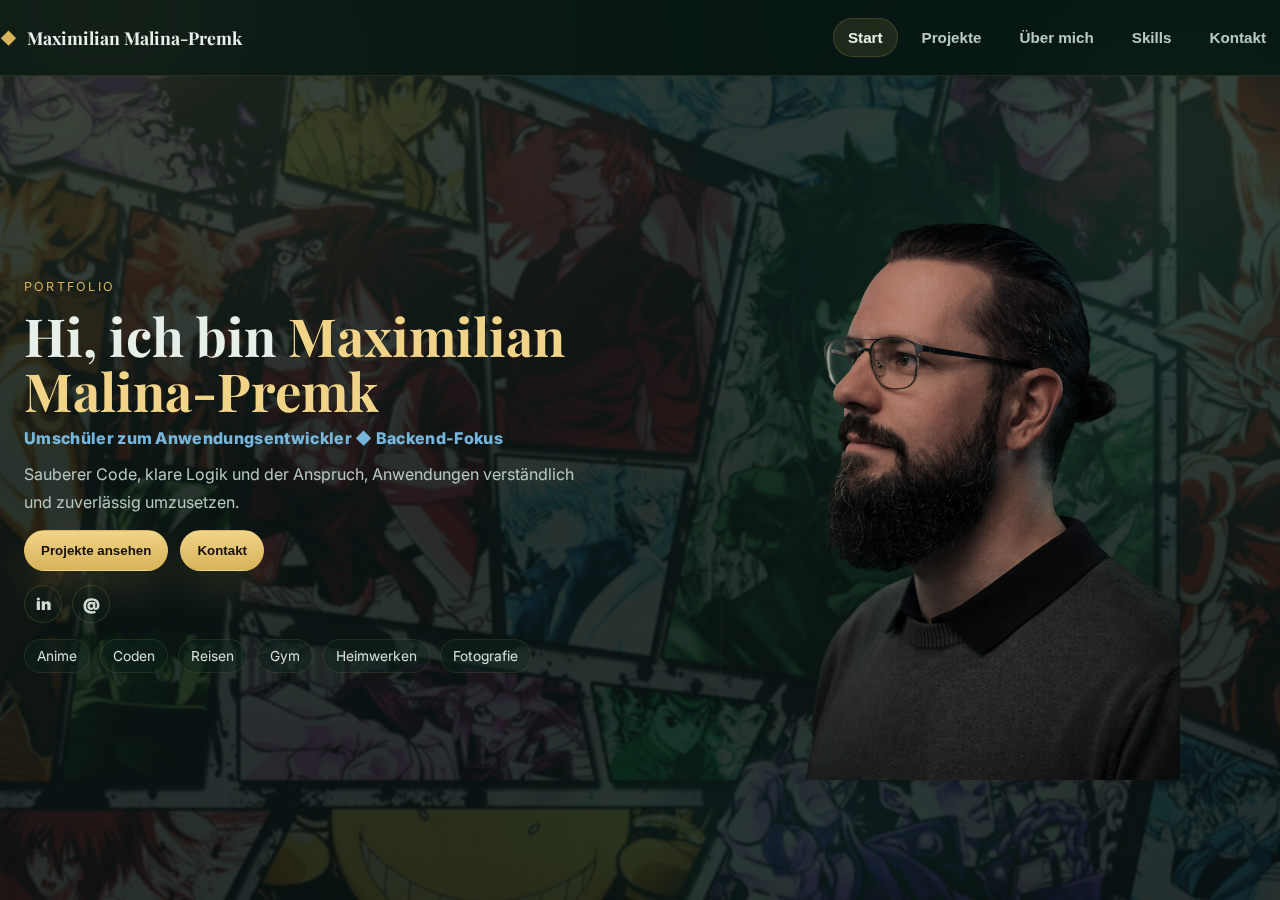
<file: index.html>
<!doctype html>
<html lang="de">
<head>
  <meta charset="utf-8" />

  <!-- Verhindert Zoom Probleme auf Mobil Geräte -->
  <meta name="viewport" content="width=device-width,initial-scale=1" />
  <title>Portfolio | Maximilian Malina-Premk</title>

  <!-- läd die CSS Dateien -->
  <link rel="stylesheet" href="css/base.css" />
  <link rel="stylesheet" href="css/header.css" />
  <link rel="stylesheet" href="css/hero.css" />
  <link rel="stylesheet" href="css/carousel.css" />
  <link rel="stylesheet" href="css/about.css" />
  <link rel="stylesheet" href="css/skills.css" />
  <link rel="stylesheet" href="css/contact.css" />

  <!-- Google Fonts optimiert ----- schnelleres Rendrn -->
  <link rel="preconnect" href="https://fonts.googleapis.com">
  <link rel="preconnect" href="https://fonts.gstatic.com" crossorigin>
  <link href="https://fonts.googleapis.com/css2?family=Inter:wght@300;400;600;700&family=Playfair+Display:wght@500;700&display=swap" rel="stylesheet">
</head>

<body>
  <!-- für die Barrierefreiheit - zum Vorlesen. aria-hidden="true" sorgt dafür, dass es von Screenreadern ignoriert wird. -->
  <div class="bg-glow" aria-hidden="true"></div>

  <header class="header">
    <div class="container header__inner">
      <a class="brand" href="#start" aria-label="Zur Startseite">
        <span class="brand__mark">◆</span>
        <span class="brand__text">Maximilian Malina-Premk</span>
      </a>

      <button class="nav-toggle" aria-label="Menü öffnen" aria-expanded="false">
        <span></span><span></span><span></span>
      </button>

      <nav class="nav" aria-label="Hauptnavigation">
        <button class="nav__link is-active" type="button" data-scroll-to="start">Start</button>
        <button class="nav__link" type="button" data-scroll-to="projekte">Projekte</button>
        <button class="nav__link" type="button" data-scroll-to="ueber">Über mich</button>
        <button class="nav__link" type="button" data-scroll-to="skills">Skills</button>
        <button class="nav__link" type="button" data-scroll-to="kontakt">Kontakt</button>
      </nav>
    </div>
  </header>

  <!-- eine Seite komplett scrollen -->
  <main class="app" id="app" aria-live="polite">
    <div id="sections-root"></div>
  </main>

  <script src="js/loader.js"></script>
  <script src="js/script.js"></script>

</body>
</html>
</file>
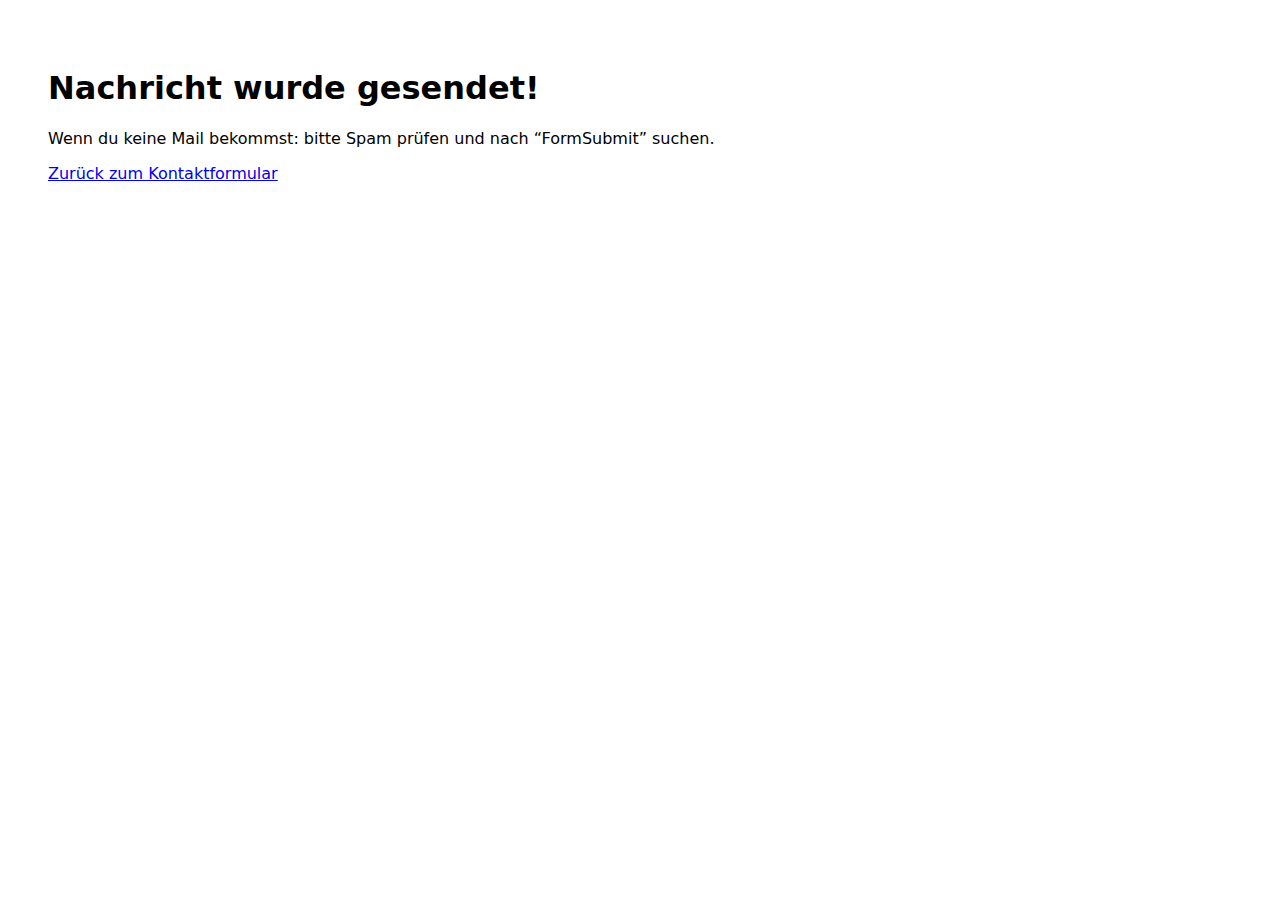
<file: danke.html>
<!doctype html>
<html lang="de">
<head>
  <meta charset="utf-8" />
  <meta name="viewport" content="width=device-width,initial-scale=1" />
  <title>Danke</title>
</head>
<body style="font-family: system-ui; padding: 40px;">
  <h1>Nachricht wurde gesendet!</h1>
  <p>Wenn du keine Mail bekommst: bitte Spam prüfen und nach “FormSubmit” suchen.</p>
  <p><a href="./#kontakt">Zurück zum Kontaktformular</a></p>
</body>
</html>
</file>
<file: css/base.css>
:root{
  --bg:#071613;
  --text:#e7efe9;
  --muted:#b8c9c0;

  --gold:#d7b35a;
  --gold2:#f1d487;

  --headerH:76px;
  --pagePadY: 34px;

  --pattern-opacity:.14;
  --pattern-blur: 0.8px;
  --pattern-scale:1.06;

  --hover-speed:1.25s;

  --radius:340px;
  --cardW:320px;
  --cardH:360px;

  --shadow: 0 22px 60px rgba(0,0,0,.45);
}

*{ box-sizing:border-box; }
html, body{ height:100%; }

body{
  margin:0;
  font-family: Inter, system-ui, -apple-system, Segoe UI, Roboto, Arial, sans-serif;
  color: var(--text);
  background:
    radial-gradient(1200px 700px at 10% 10%, rgba(215,179,90,.10), transparent 55%),
    radial-gradient(900px 650px at 90% 30%, rgba(74,180,150,.10), transparent 55%),
    linear-gradient(180deg, var(--bg), #050f0d);

  overflow:hidden;
}

.container{
  width:min(1320px, calc(100% - 48px));
  margin:0 auto;
}

.gold{ color: var(--gold2); }

.bg-glow{
  position:fixed;
  inset:-20%;
  pointer-events:none;
  background:
    radial-gradient(closest-side at 20% 15%, rgba(215,179,90,.12), transparent 55%),
    radial-gradient(closest-side at 80% 25%, rgba(215,179,90,.08), transparent 60%),
    radial-gradient(closest-side at 60% 80%, rgba(62,220,175,.06), transparent 55%);
  filter: blur(20px);
  z-index:-3;
}

/* app scroll container */
.app{
  height: calc(100vh - var(--headerH));
  overflow-y: auto;
  overflow-x: hidden;
  scroll-snap-type: y mandatory;
  scroll-behavior: smooth;
}

/* jede seite einzelnd im scroll */
.page{
  height: calc(100vh - var(--headerH));
  scroll-snap-align: start;
  padding: 0;
  position: relative;
}

.page__inner{
  height: 100%;
  padding: var(--pagePadY) 0;
  display:flex;
  flex-direction:column;
  justify-content:center;
}


.page--pattern{ isolation:isolate; }
.page--pattern::before{
  content:"";
  position:absolute;
  inset:0;
  z-index:-1;
  pointer-events:none;
  background-image: var(--pattern-image);
  background-size: cover;
  background-position:center;
  opacity: var(--pattern-opacity);
  filter: blur(var(--pattern-blur)) saturate(.95) contrast(1.05);
  transform: scale(var(--pattern-scale));
  mix-blend-mode: soft-light;
}
.page--pattern::after{
  content:"";
  position:absolute;
  inset:0;
  z-index:-1;
  pointer-events:none;
  background: radial-gradient(rgba(255,255,255,.06) 1px, transparent 1px);
  background-size: 3px 3px;
  opacity:.06;
  mix-blend-mode: overlay;
}
.page--pattern-anime{ --pattern-image: url("../img/bg-anime.jpg"); }
.page--pattern-travel{ --pattern-image: url("../img/bg-travel.jpg"); }
.page--pattern-kontakt{ --pattern-image: url("../img/kontakt.jpg"); }

/* TYPO */
.kicker{
  display:inline-flex;
  align-items:center;
  color: var(--gold);
  letter-spacing:.18em;
  text-transform:uppercase;
  font-size:.78rem;
  margin:0 0 6px;
}
.section__head{ max-width: 860px; margin: 0 0 18px; }
.section__head--wide{ max-width: 1100px; }
.section__title{
  margin: 6px 0 10px;
  font-size: clamp(1.7rem, 3vw, 2.2rem);
  font-family:"Playfair Display", serif;
}
.section__title--big{ font-size: clamp(2.0rem, 3.8vw, 3.0rem); }
.section__text{ margin:0; color: var(--muted); line-height:1.7; }


.btn{
  appearance:none;
  border:1px solid transparent;
  cursor:pointer;
  padding: 12px 16px;
  border-radius:999px;
  font-weight:800;
  transition: transform .15s ease, box-shadow .2s ease, background .2s ease, border-color .2s ease;
}
.btn:active{ transform: translateY(1px); }
.btn--primary{
  color:#14110a;
  background: linear-gradient(180deg, var(--gold2), var(--gold));
  box-shadow: 0 18px 40px rgba(215,179,90,.16);
}
.btn--ghost{
  color: var(--text);
  background: rgba(13,38,31,.22);
  border-color: rgba(215,179,90,.18);
}
.btn--icon{ width:52px; height:44px; padding:0; }

/* responsive base */
@media (max-width: 980px){
  .container{ width:min(1120px, calc(100% - 36px)); }
}
</file>
<file: css/header.css>
.header{
  position:sticky;
  top:0;
  z-index:50;
  height: var(--headerH);
  display:flex;
  align-items:center;
  background: rgba(7,22,19,.62);
  backdrop-filter: blur(14px);
  border-bottom: 1px solid rgba(215,179,90,.12);
}

.header__inner{
  display:flex;
  align-items:center;
  justify-content:space-between;
  width:100%;
}

.brand{
  display:flex;
  align-items:center;
  gap:.6rem;
  color: var(--text);
  text-decoration:none;
  font-weight:700;
}

.brand__mark{
  color: var(--gold);
}

.brand__text{
  font-family:"Playfair Display", serif;
  font-size:1.1rem;
}

.nav{
  display:flex;
  gap: 10px;
  align-items:center;
}

.nav__link{
  appearance:none;
  border:none;
  cursor:pointer;
  background: transparent;
  color: var(--muted);
  font-weight:700;
  font-size:.95rem;
  padding:10px 14px;
  border-radius:999px;
  transition: background .2s ease, color .2s ease, border-color .2s ease;
}

.nav__link:hover{
  color: var(--text);
  background: rgba(215,179,90,.08);
}

.nav__link.is-active{
  color: var(--text);
  background: rgba(215,179,90,.12);
  border: 1px solid rgba(215,179,90,.18);
}

.nav-toggle{
  display:none;
  width:44px;
  height:44px;
  border-radius:12px;
  border:1px solid rgba(215,179,90,.18);
  background: rgba(13,38,31,.55);
  cursor:pointer;
}

.nav-toggle span{
  display:block;
  width:20px;
  height:2px;
  background: var(--gold2);
  margin:5px auto;
  border-radius:999px;
}

@media (max-width: 980px){
  .nav-toggle{ display:inline-block; }

  .nav{
    position:absolute;
    right:24px;
    top: calc(var(--headerH) - 6px);
    flex-direction:column;
    background: rgba(7,22,19,.92);
    border: 1px solid rgba(215,179,90,.18);
    border-radius: 18px;
    padding: 12px;
    display:none;
    box-shadow: var(--shadow);
    min-width: 220px;
  }

  .nav.is-open{
    display:flex;
  }
}
</file>
<file: css/hero.css>
.hero--jacob{
  padding-top: 6px;
}

.hero__grid{
  display:grid;
  grid-template-columns: 0.95fr 1.05fr;
  gap: 70px;
  align-items:center;
}

.hero__title{
  margin: 8px 0 10px;
  font-size: clamp(2.2rem, 4.1vw, 3.4rem);
  line-height:1.04;
  font-family:"Playfair Display", serif;
}

.hero__subline{
  margin: 0 0 12px;
  color: rgba(135, 210, 255, .85);
  font-weight: 800;
  letter-spacing: .02em;
}

.hero__text{
  margin:0 0 14px;
  color: var(--muted);
  line-height:1.75;
  max-width: 60ch;
}

.hero__actions{
  display:flex;
  gap:12px;
  margin-top: 10px;
}

.hero__social{
  display:flex;
  gap:10px;
  margin-top: 14px;
}

.social{
  width:38px;
  height:38px;
  display:grid;
  place-items:center;
  border-radius:999px;
  border:1px solid rgba(215,179,90,.18);
  background: rgba(13,38,31,.22);
  color: rgba(231,239,233,.9);
  text-decoration:none;
  font-weight: 900;
}

.hobby-strip{
  display:flex;
  flex-wrap:wrap;
  gap:10px;
  margin: 16px 0 0;
}

.badge{
  padding: 8px 12px;
  border-radius:999px;
  background: rgba(13,38,31,.40);
  border: 1px solid rgba(215,179,90,.12);
  color: rgba(231,239,233,.92);
  font-size:.86rem;
}


/* BILD – KOMPLETT FREIGESTELLT */


.hero__media--blend{
  position: relative;
  width: 100%;
  height: min(68vh, 640px);
  min-height: 420px;

 
  overflow: visible;
  border-radius: 0;
  filter: none;
  background: transparent;
}


.hero__media--blend::before{
  display: none;
}

/* Ich.jpg */
.hero__photo{
  position:absolute;
  inset:0;
  width:100%;
  height:100%;
  object-fit: contain; 
  opacity: 1;
  transform: none;
  transition:
    opacity var(--hover-speed) ease,
    transform var(--hover-speed) ease;
  z-index: 1;
  background: transparent;
}

/* Ich-Hover.jpg */
.hero__photo--hover{
  opacity: 0;
  z-index: 2;
}

/* Hover-Effekt */
.hero__media--blend:hover .hero__photo--hover{
  opacity:1;
  transform: scale(1.05);
}

.hero__media--blend:hover .hero__photo:not(.hero__photo--hover){
  opacity:0;
}

/* RESPONSIVE */


@media (max-width: 980px){
  .hero__grid{
    grid-template-columns: 1fr;
    gap: 22px;
  }

  .hero__media--blend{
    height: 44vh;
    min-height: 320px;
  }
}
</file>
<file: css/carousel.css>
.carousel-wrap{ margin-top: 14px; }
.carousel-controls{ display:flex; justify-content:flex-end; gap: 10px; margin-bottom: 12px; }

.carousel3d{
  position:relative;
  height: 520px;
  border-radius: 26px;
  background: rgba(7,22,19,.15);
  border: 1px solid rgba(215,179,90,.10);
  overflow:hidden;
}
.carousel3d__scene{
  width:100%;
  height:100%;
  perspective: 1200px;
  display:flex;
  align-items:center;
  justify-content:center;
}
.carousel3d__ring{
  position:relative;
  width: var(--cardW);
  height: var(--cardH);
  transform-style: preserve-3d;
  transform: translateZ(calc(var(--radius) * -1)) rotateY(var(--rot, 0deg));
  transition: transform 800ms cubic-bezier(.2,.8,.2,1);
}
.pcard{
  position:absolute;
  inset:0;
  width: var(--cardW);
  height: var(--cardH);
  border-radius: 22px;
  transform-style: preserve-3d;
  filter: drop-shadow(0 22px 70px rgba(0,0,0,.40));
}
.pcard__inner{
  position:relative;
  width:100%;
  height:100%;
  transform-style: preserve-3d;
  border-radius: 22px;
  transition: transform 850ms cubic-bezier(.2,.8,.2,1);
}
.pcard__face{
  position:absolute;
  inset:0;
  border-radius: 22px;
  padding: 18px;
  background: rgba(13,38,31,.72);
  border: 1px solid rgba(215,179,90,.14);
  backdrop-filter: blur(14px);
  backface-visibility: hidden;
  -webkit-backface-visibility: hidden;
}
.pcard__back{ transform: rotateY(180deg); }
.pcard:hover .pcard__inner{ transform: rotateY(180deg) scale(1.06); }

.pcard__tag{ margin:0 0 10px; color: rgba(241,212,135,.95); font-weight:900; letter-spacing:.06em; text-transform:uppercase; font-size:.8rem; }
.pcard__title{ margin:0 0 10px; font-family:"Playfair Display", serif; }
.pcard__text{ margin:0 0 14px; color: var(--muted); line-height:1.65; }
.pcard__meta{ display:flex; flex-wrap:wrap; gap:8px; margin-bottom: 10px; }
.pcard__meta span{
  padding: 6px 10px;
  border-radius: 999px;
  background: rgba(7,22,19,.55);
  border: 1px solid rgba(215,179,90,.12);
  color: rgba(231,239,233,.88);
  font-size:.82rem;
  font-weight:700;
}
.pcard__hint{ margin: 8px 0 0; color: rgba(231,239,233,.65); font-size: .9rem; }
.pcard__list{ margin:0 0 12px; padding-left: 18px; color: rgba(231,239,233,.85); line-height:1.6; }
.pcard__link{ color: var(--gold2); text-decoration:none; font-weight:900; }
.pcard__link:hover{ text-decoration:underline; }
.carousel-hint{ margin: 10px 0 0; color: rgba(231,239,233,.70); font-size:.9rem; }
</file>
<file: css/about.css>
.about__grid{
  display:grid;
  grid-template-columns: 1fr 1fr;
  gap: 18px;
  margin-top: 18px;
  max-width: 1200px;
}
.about__box{
  background: rgba(13,38,31,.55);
  border: 1px solid rgba(215,179,90,.14);
  border-radius: 24px;
  padding: 26px;
  backdrop-filter: blur(12px);
  min-height: 260px;
}
.about__title{
  margin:0 0 12px;
  font-family:"Playfair Display", serif;
  font-size: 1.2rem;
}
.list{
  list-style:none;
  padding:0;
  margin:0;
  display:grid;
  gap: 10px;
  color: rgba(231,239,233,.86);
}
.list li{ display:flex; gap:10px; align-items:flex-start; }
.muted{ margin:0; color: var(--muted); line-height:1.8; font-size: 1.02rem; }
.about__chips{ display:flex; flex-wrap:wrap; gap:10px; margin-top: 16px; }
.chip{
  padding: 9px 14px;
  border-radius:999px;
  background: rgba(7,22,19,.45);
  border: 1px solid rgba(215,179,90,.12);
  color: rgba(231,239,233,.92);
  font-weight:700;
  font-size:.9rem;
}

@media (max-width: 980px){
  .about__grid{ grid-template-columns: 1fr; }
}
</file>
<file: css/skills.css>
.skills2__grid{
  display:grid;
  grid-template-columns: 1fr 1fr;
  gap: 16px;
  margin-top: 14px;
  max-width: 1200px;
}

.skills2__panel{
  background: rgba(13,38,31,.55);
  border: 1px solid rgba(215,179,90,.14);
  border-radius: 22px;
  padding: 18px;
  backdrop-filter: blur(12px);
}

.skills2__title{
  margin: 0 0 16px;
  font-family:"Playfair Display", serif;
}

.skill2{ margin: 18px 0; }

.skill2__row{
  display:flex;
  justify-content:space-between;
  margin-bottom: 8px;
  color: rgba(231,239,233,.9);
  font-weight: 800;
}

.skill2__meter--goku{
  position: relative;
  padding-left: 102px;
  min-height: 36px;
  display:flex;
  align-items:center;
}

.skill2__goku{
  position:absolute;
  left: 6px;
  top: 50%;
  transform: translateY(-50%);
  width: 110px;
  height: auto;
  pointer-events:none;
  filter: drop-shadow(0 12px 18px rgba(0,0,0,.45));
  opacity: .96;
  z-index: 2;
}


.skill2__bar{
  width: 100%;
  height: 16px;
  border-radius: 999px;
  background: rgba(215,179,90,.12);
  overflow:hidden;
  border: 1px solid rgba(215,179,90,.12);
  position: relative;
  z-index: 1;
}

/* Beam */
.skill2__beam{
  display:block;
  height:100%;
  width: var(--w);
  border-radius: 999px;

  background-image: url("../img/skill-beam.png");
  background-repeat: no-repeat;
  background-size: 160% 100%;
  background-position: left center;

  filter: saturate(1.15) contrast(1.1) brightness(1.05);
  position: relative;

  -webkit-mask-image: none;
          mask-image: none;

  /* -webkit-mask-image: linear-gradient(90deg, #000 0%, #000 93%, transparent 100%); */
          /* mask-image: linear-gradient(90deg, #000 0%, #000 93%, transparent 100%); */
}

.skill2__beam::after{
  content:"";
  position:absolute;
  inset:-6px -10px -6px -10px;
  background: radial-gradient(closest-side, rgba(80,220,255,.28), transparent 70%);
  mix-blend-mode: screen;
  pointer-events:none;
}

@media (max-width: 980px){
  .skills2__grid{ grid-template-columns: 1fr; }
  .skill2__meter--goku{ padding-left: 102px; min-height: 34px; }
  .skill2__goku{ width: 98px; left: 4px; }
}
</file>
<file: css/contact.css>
.contact{
  display:grid;
  grid-template-columns: 1.2fr .8fr;
  gap: 16px;
  align-items:start;
}
.form{
  background: rgba(13,38,31,.55);
  border: 1px solid rgba(215,179,90,.12);
  border-radius: 22px;
  padding: 16px;
}
label{ display:block; margin-bottom: 12px; }
label span{
  display:block;
  margin-bottom: 8px;
  color: rgba(241,212,135,.90);
  font-weight:800;
  font-size:.9rem;
}
input, textarea{
  width:100%;
  padding: 12px 12px;
  border-radius: 14px;
  border: 1px solid rgba(215,179,90,.14);
  background: rgba(7,22,19,.55);
  color: var(--text);
  outline:none;
}
input:focus, textarea:focus{
  border-color: rgba(241,212,135,.35);
  box-shadow: 0 0 0 4px rgba(215,179,90,.10);
}
.contact__card{
  background: rgba(13,38,31,.50);
  border: 1px solid rgba(215,179,90,.12);
  border-radius: 22px;
  padding: 16px;
}
.divider{ height:1px; background: rgba(215,179,90,.16); margin: 14px 0; }
.small{ color: var(--muted); line-height:1.7; }

@media (max-width: 980px){
  .contact{ grid-template-columns: 1fr; }
}
</file>
